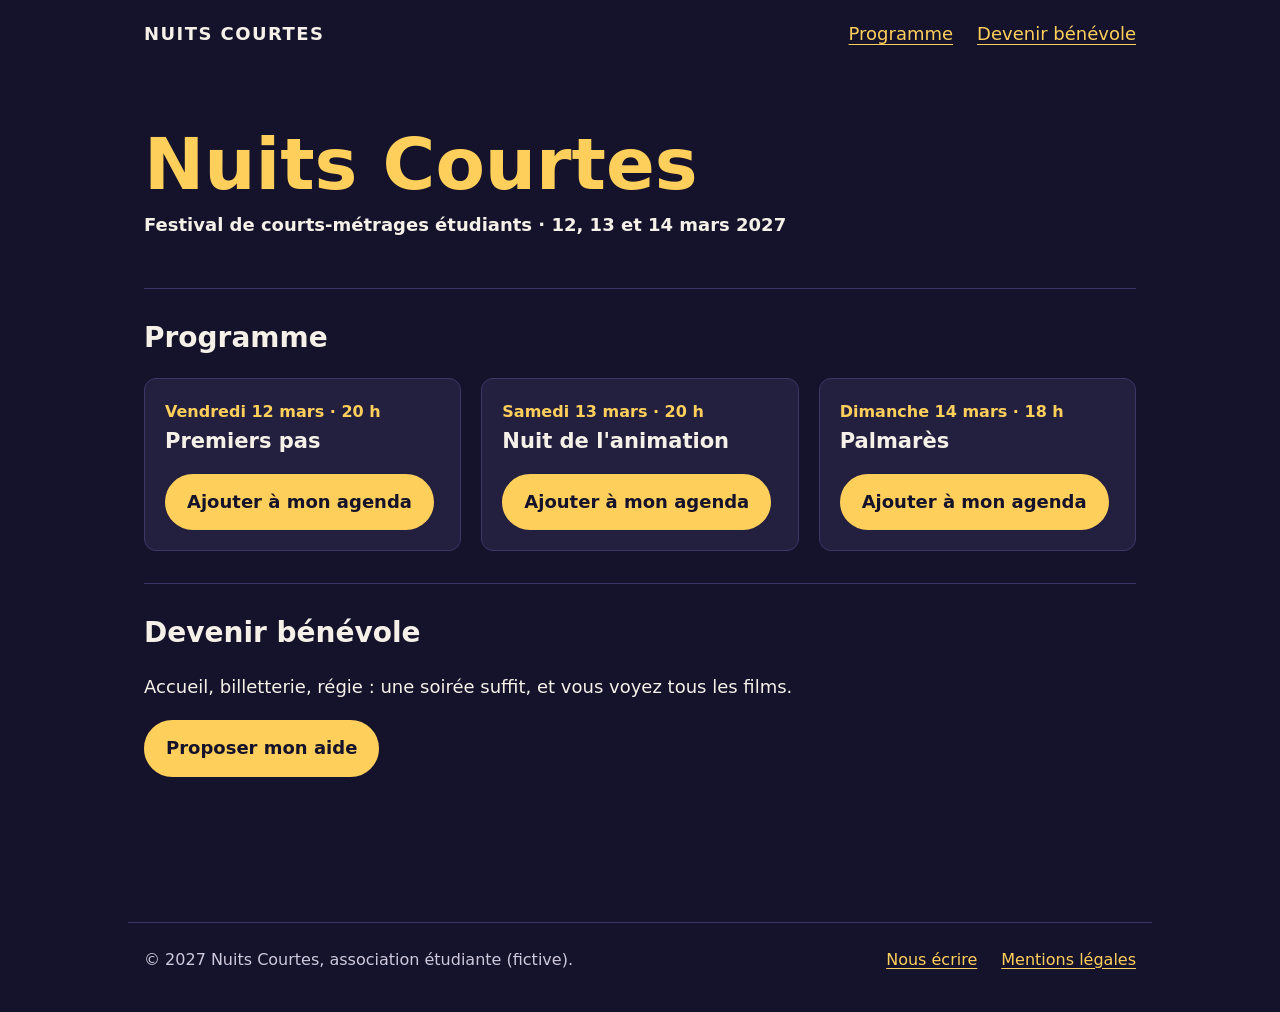
<file: tp-dialog/index.html>
<!doctype html>
<html lang="fr">
  <head>
    <meta charset="UTF-8" />
    <meta name="viewport" content="width=device-width, initial-scale=1.0" />
    <title>TP Modale - Nuits Courtes</title>
    <link rel="stylesheet" href="style.css" />
  </head>
  <body>
    <header class="site-header">
      <p class="site-logo">Nuits Courtes</p>
      <nav aria-label="Navigation principale">
        <ul class="nav-list">
          <li><a href="#program">Programme</a></li>
          <li><a href="#volunteers">Devenir bénévole</a></li>
        </ul>
      </nav>
    </header>

    <main>
      <section class="hero">
        <h1>Nuits Courtes</h1>
        <p class="hero-dates">Festival de courts-métrages étudiants · 12, 13 et 14 mars 2027</p>
      </section>

      <section id="program" class="section">
        <h2>Programme</h2>
        <ul class="session-list">
          <li class="session-card">
            <p class="session-date">Vendredi 12 mars · 20 h</p>
            <h3>Premiers pas</h3>
            <button type="button" class="button">Ajouter à mon agenda</button>
          </li>
          <li class="session-card">
            <p class="session-date">Samedi 13 mars · 20 h</p>
            <h3>Nuit de l'animation</h3>
            <button type="button" class="button">Ajouter à mon agenda</button>
          </li>
          <li class="session-card">
            <p class="session-date">Dimanche 14 mars · 18 h</p>
            <h3>Palmarès</h3>
            <button type="button" class="button">Ajouter à mon agenda</button>
          </li>
        </ul>
      </section>

      <section id="volunteers" class="section">
        <h2>Devenir bénévole</h2>
        <p>Accueil, billetterie, régie : une soirée suffit, et vous voyez tous les films.</p>
        <button type="button" class="button" id="volunteer-button">Proposer mon aide</button>
        <p id="volunteer-status" class="status" role="status"></p>
      </section>
    </main>

    <footer class="site-footer">
      <p>© 2027 Nuits Courtes, association étudiante (fictive).</p>
      <ul class="footer-links">
        <li><a href="mailto:contact@nuits-courtes.example">Nous écrire</a></li>
        <li><button type="button" class="link-button" id="legal-button">Mentions légales</button></li>
      </ul>
    </footer>
  </body>
</html>
</file>
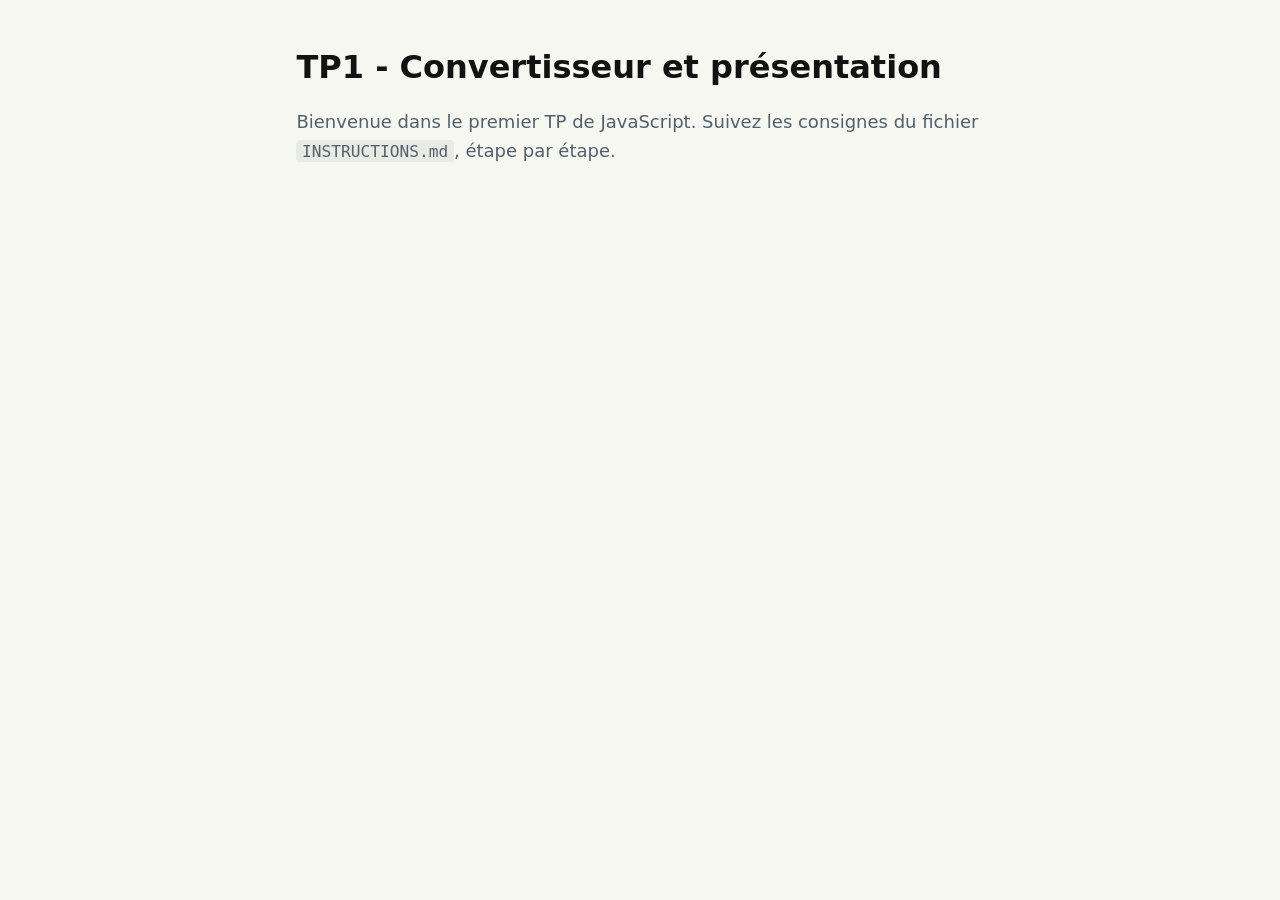
<file: tp1/index.html>
<!doctype html>
<html lang="fr">
  <head>
    <meta charset="UTF-8" />
    <meta name="viewport" content="width=device-width, initial-scale=1.0" />
    <title>TP1 - Convertisseur et présentation</title>
    <link rel="stylesheet" href="style.css" />
  </head>
  <body>
    <main>
      <h1>TP1 - Convertisseur et présentation</h1>
      <p>
        Bienvenue dans le premier TP de JavaScript. Suivez les consignes du fichier <code>INSTRUCTIONS.md</code>, étape
        par étape.
      </p>
    </main>
  </body>
</html>
</file>
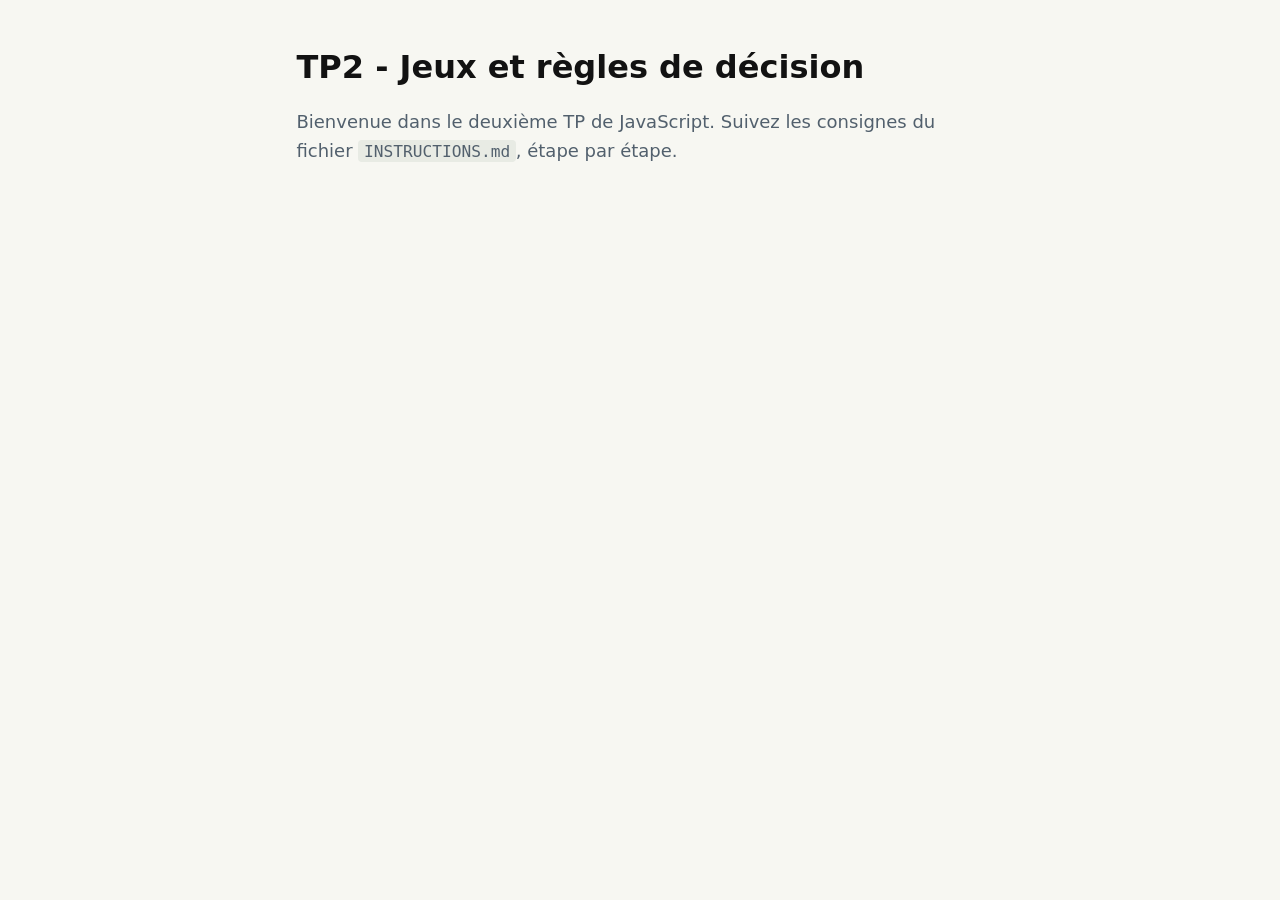
<file: tp2/index.html>
<!doctype html>
<html lang="fr">
  <head>
    <meta charset="UTF-8" />
    <meta name="viewport" content="width=device-width, initial-scale=1.0" />
    <title>TP2 - Jeux et règles de décision</title>
    <link rel="stylesheet" href="style.css" />
  </head>
  <body>
    <main>
      <h1>TP2 - Jeux et règles de décision</h1>
      <p>
        Bienvenue dans le deuxième TP de JavaScript. Suivez les consignes du fichier <code>INSTRUCTIONS.md</code>,
        étape par étape.
      </p>
    </main>
  </body>
</html>
</file>
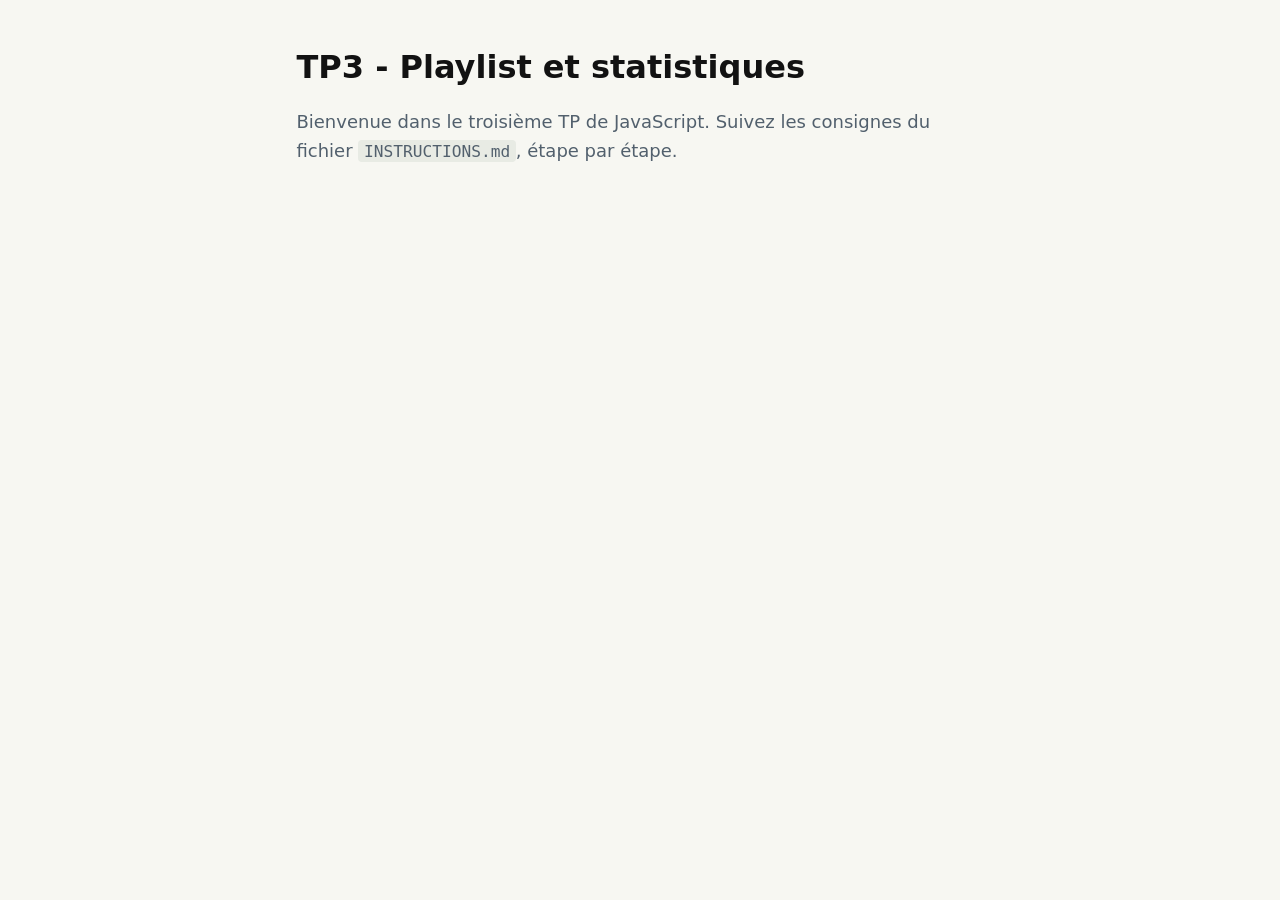
<file: tp3/index.html>
<!doctype html>
<html lang="fr">
  <head>
    <meta charset="UTF-8" />
    <meta name="viewport" content="width=device-width, initial-scale=1.0" />
    <title>TP3 - Playlist et statistiques</title>
    <link rel="stylesheet" href="style.css" />
  </head>
  <body>
    <main>
      <h1>TP3 - Playlist et statistiques</h1>
      <p>
        Bienvenue dans le troisième TP de JavaScript. Suivez les consignes du fichier <code>INSTRUCTIONS.md</code>,
        étape par étape.
      </p>
    </main>
  </body>
</html>
</file>
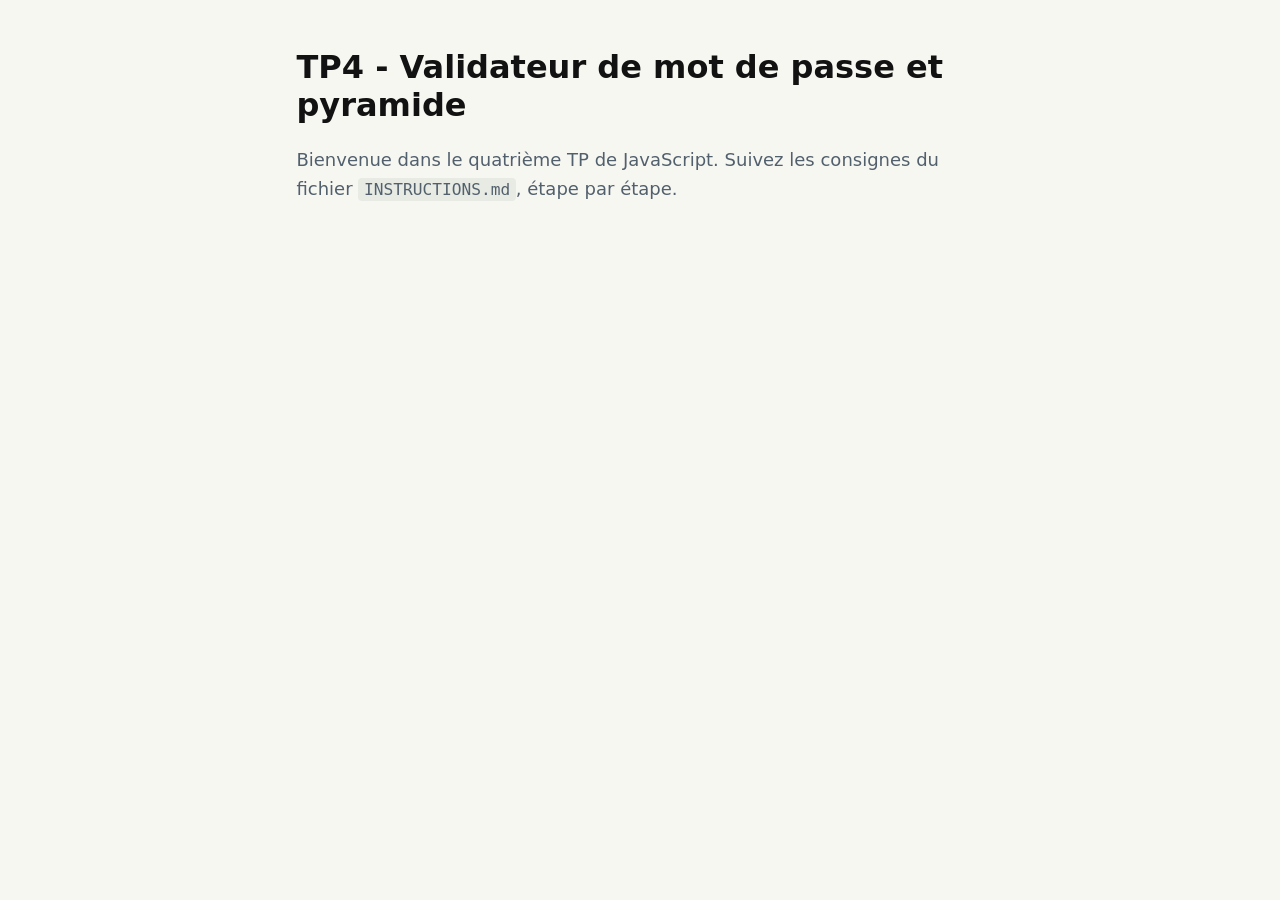
<file: tp4/index.html>
<!doctype html>
<html lang="fr">
  <head>
    <meta charset="UTF-8" />
    <meta name="viewport" content="width=device-width, initial-scale=1.0" />
    <title>TP4 - Validateur de mot de passe et pyramide</title>
    <link rel="stylesheet" href="style.css" />
  </head>
  <body>
    <main>
      <h1>TP4 - Validateur de mot de passe et pyramide</h1>
      <p>
        Bienvenue dans le quatrième TP de JavaScript. Suivez les consignes du fichier <code>INSTRUCTIONS.md</code>,
        étape par étape.
      </p>
    </main>
  </body>
</html>
</file>
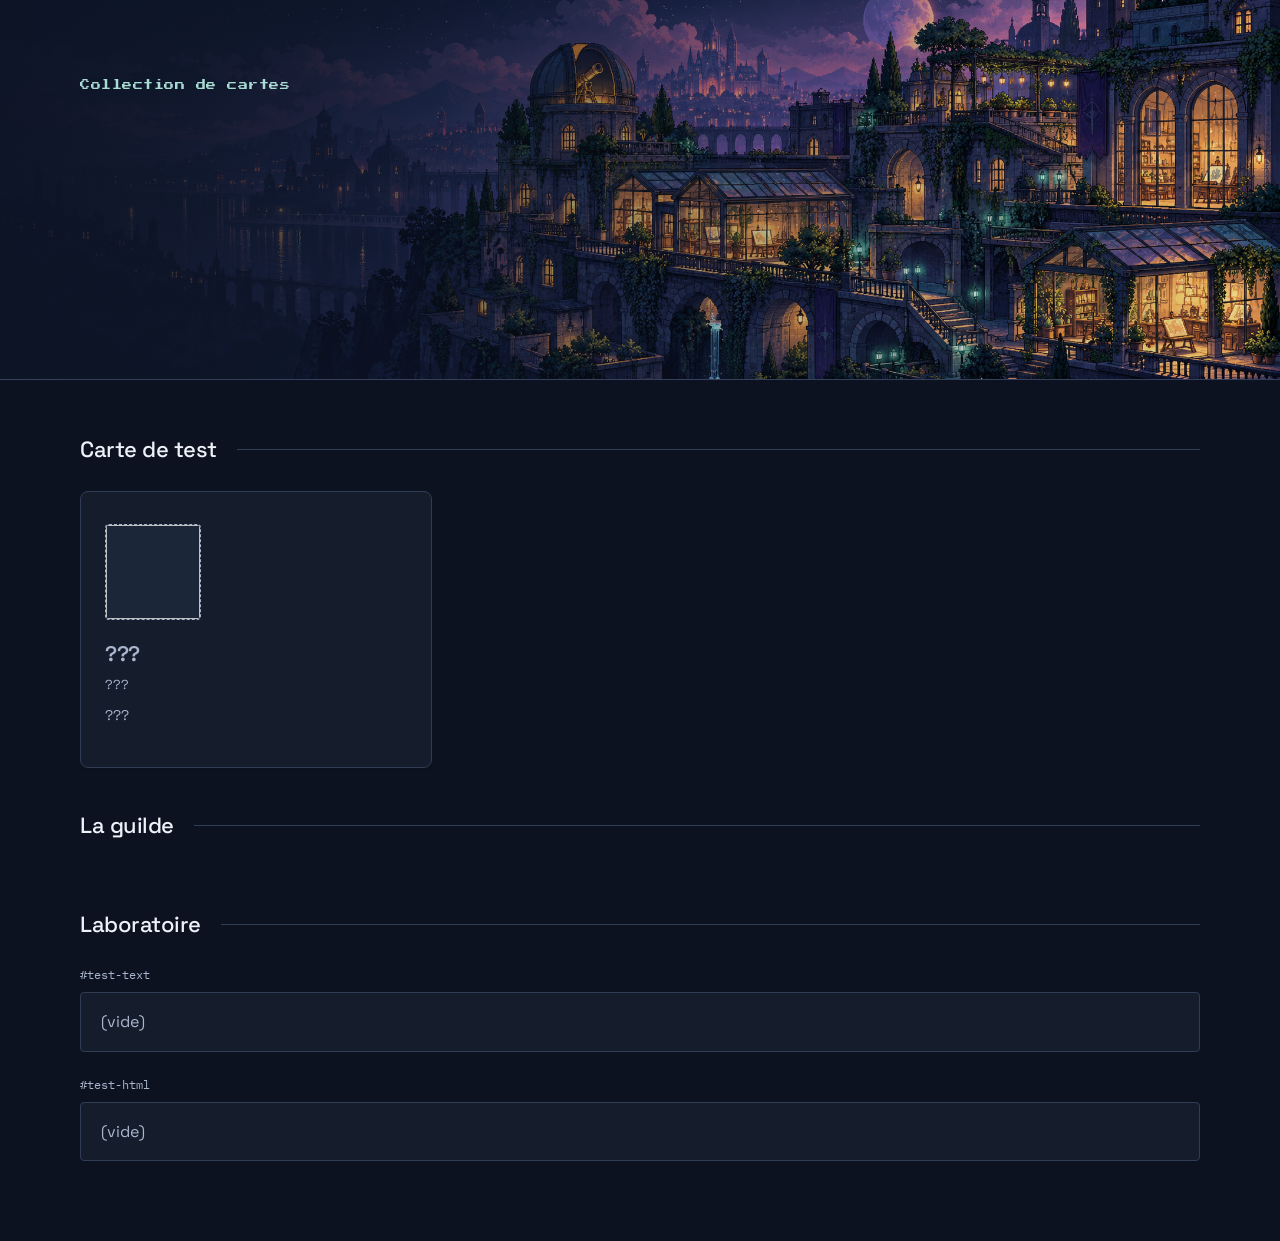
<file: tp5/index.html>
<!doctype html>
<html lang="fr">
  <head>
    <meta charset="UTF-8" />
    <meta name="viewport" content="width=device-width, initial-scale=1.0" />
    <title>TP5 - MMI Quest</title>
    <link rel="preconnect" href="https://fonts.googleapis.com" />
    <link rel="preconnect" href="https://fonts.gstatic.com" crossorigin />
    <link
      href="https://fonts.googleapis.com/css2?family=IBM+Plex+Mono:wght@400;500&family=Press+Start+2P&family=Space+Grotesk:wght@400;500;600;700&display=swap"
      rel="stylesheet"
    />
    <link rel="stylesheet" href="style.css" />
  </head>
  <body>
    <header class="header">
      <p class="header-kicker">Collection de cartes</p>
      <h1 id="guild-name"></h1>
      <p id="card-count"></p>
      <p id="guild-stats"></p>
      <p id="guild-message"></p>
    </header>

    <main>
      <section class="section">
        <h2 class="section-title">Carte de test</h2>
        <article class="card" id="test-card">
          <img class="card-avatar" id="test-avatar" alt="" />
          <h3 class="card-name" id="test-name"></h3>
          <p class="card-title" id="test-title"></p>
          <p class="card-quote" id="test-quote"></p>
        </article>
      </section>

      <section class="section">
        <h2 class="section-title">La guilde</h2>
        <div class="card-grid" id="card-grid"></div>
      </section>

      <section class="section">
        <h2 class="section-title">Laboratoire</h2>
        <p class="lab-label">#test-text</p>
        <p class="lab-box" id="test-text"></p>
        <p class="lab-label">#test-html</p>
        <p class="lab-box" id="test-html"></p>
      </section>
    </main>

    <script src="script.js"></script>
  </body>
</html>
</file>
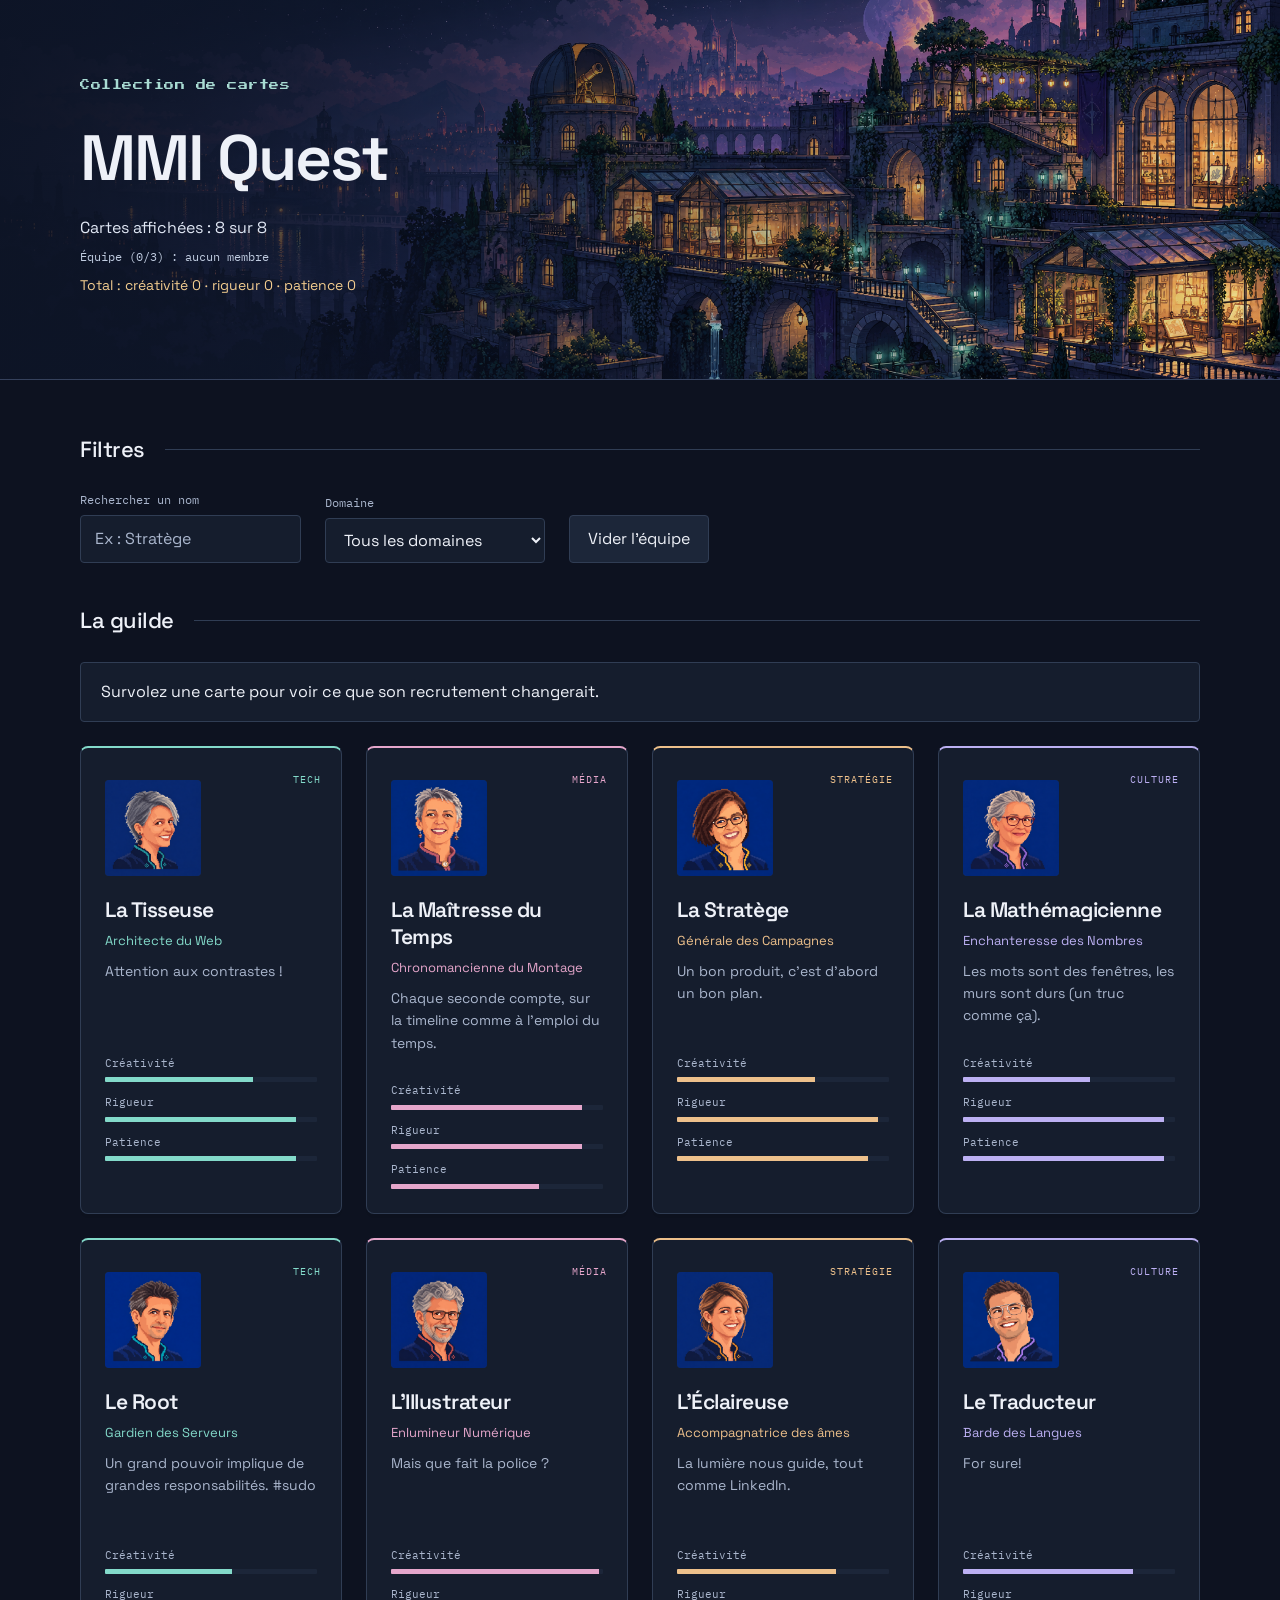
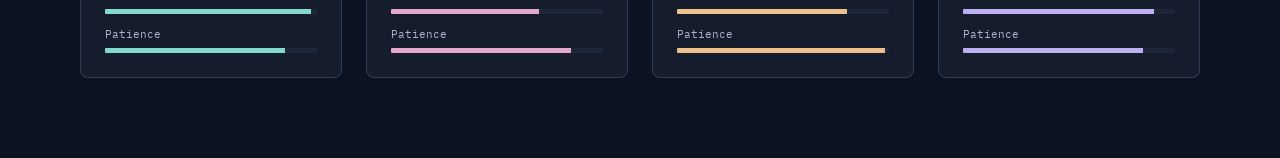
<file: tp6/index.html>
<!doctype html>
<html lang="fr">
  <head>
    <meta charset="UTF-8" />
    <meta name="viewport" content="width=device-width, initial-scale=1.0" />
    <title>TP6 - MMI Quest</title>
    <link rel="preconnect" href="https://fonts.googleapis.com" />
    <link rel="preconnect" href="https://fonts.gstatic.com" crossorigin />
    <link
      href="https://fonts.googleapis.com/css2?family=IBM+Plex+Mono:wght@400;500&family=Press+Start+2P&family=Space+Grotesk:wght@400;500;600;700&display=swap"
      rel="stylesheet"
    />
    <link rel="stylesheet" href="style.css" />
  </head>
  <body>
    <header class="header">
      <p class="header-kicker">Collection de cartes</p>
      <h1 id="guild-name">MMI Quest</h1>
      <p id="card-count">Cartes affichées : 8 sur 8</p>
      <p id="guild-stats">Équipe (0/3) : aucun membre</p>
      <p id="guild-message">Total : créativité 0 · rigueur 0 · patience 0</p>
    </header>

    <main>
      <section class="section">
        <h2 class="section-title">Filtres</h2>
        <div class="toolbar">
          <div class="field">
            <label class="field-label" for="search-input">Rechercher un nom</label>
            <input id="search-input" type="text" placeholder="Ex : Stratège" autocomplete="off" />
          </div>
          <div class="field">
            <label class="field-label" for="domain-filter">Domaine</label>
            <select id="domain-filter">
              <option value="all">Tous les domaines</option>
              <option value="tech">Tech</option>
              <option value="media">Média</option>
              <option value="strategy">Stratégie</option>
              <option value="culture">Culture</option>
            </select>
          </div>
          <button id="clear-button" type="button">Vider l'équipe</button>
        </div>
      </section>

      <section class="section">
        <h2 class="section-title">La guilde</h2>
        <p class="lab-box" id="hover-panel">Survolez une carte pour voir ce que son recrutement changerait.</p>
        <div class="card-grid" id="card-grid">
            <article class="card tech" data-creativity="70" data-rigor="90" data-patience="90">
              <img class="card-avatar" src="avatars/tisseuse.svg" alt="" />
              <h3 class="card-name">La Tisseuse</h3>
              <p class="card-title">Architecte du Web</p>
              <p class="card-quote">Attention aux contrastes !</p>
              <div class="stat">
                <span class="stat-label">Créativité</span>
                <div class="stat-bar"><div class="stat-fill" style="width: 70%"></div></div>
              </div>
              <div class="stat">
                <span class="stat-label">Rigueur</span>
                <div class="stat-bar"><div class="stat-fill" style="width: 90%"></div></div>
              </div>
              <div class="stat">
                <span class="stat-label">Patience</span>
                <div class="stat-bar"><div class="stat-fill" style="width: 90%"></div></div>
              </div>
            </article>
            <article class="card media" data-creativity="90" data-rigor="90" data-patience="70">
              <img class="card-avatar" src="avatars/maitresse-du-temps.svg" alt="" />
              <h3 class="card-name">La Maîtresse du Temps</h3>
              <p class="card-title">Chronomancienne du Montage</p>
              <p class="card-quote">Chaque seconde compte, sur la timeline comme à l&#39;emploi du temps.</p>
              <div class="stat">
                <span class="stat-label">Créativité</span>
                <div class="stat-bar"><div class="stat-fill" style="width: 90%"></div></div>
              </div>
              <div class="stat">
                <span class="stat-label">Rigueur</span>
                <div class="stat-bar"><div class="stat-fill" style="width: 90%"></div></div>
              </div>
              <div class="stat">
                <span class="stat-label">Patience</span>
                <div class="stat-bar"><div class="stat-fill" style="width: 70%"></div></div>
              </div>
            </article>
            <article class="card strategy" data-creativity="65" data-rigor="95" data-patience="90">
              <img class="card-avatar" src="avatars/stratege.svg" alt="" />
              <h3 class="card-name">La Stratège</h3>
              <p class="card-title">Générale des Campagnes</p>
              <p class="card-quote">Un bon produit, c&#39;est d&#39;abord un bon plan.</p>
              <div class="stat">
                <span class="stat-label">Créativité</span>
                <div class="stat-bar"><div class="stat-fill" style="width: 65%"></div></div>
              </div>
              <div class="stat">
                <span class="stat-label">Rigueur</span>
                <div class="stat-bar"><div class="stat-fill" style="width: 95%"></div></div>
              </div>
              <div class="stat">
                <span class="stat-label">Patience</span>
                <div class="stat-bar"><div class="stat-fill" style="width: 90%"></div></div>
              </div>
            </article>
            <article class="card culture" data-creativity="60" data-rigor="95" data-patience="95">
              <img class="card-avatar" src="avatars/mathemagicienne.svg" alt="" />
              <h3 class="card-name">La Mathémagicienne</h3>
              <p class="card-title">Enchanteresse des Nombres</p>
              <p class="card-quote">Les mots sont des fenêtres, les murs sont durs (un truc comme ça).</p>
              <div class="stat">
                <span class="stat-label">Créativité</span>
                <div class="stat-bar"><div class="stat-fill" style="width: 60%"></div></div>
              </div>
              <div class="stat">
                <span class="stat-label">Rigueur</span>
                <div class="stat-bar"><div class="stat-fill" style="width: 95%"></div></div>
              </div>
              <div class="stat">
                <span class="stat-label">Patience</span>
                <div class="stat-bar"><div class="stat-fill" style="width: 95%"></div></div>
              </div>
            </article>
            <article class="card tech" data-creativity="60" data-rigor="97" data-patience="85">
              <img class="card-avatar" src="avatars/root.svg" alt="" />
              <h3 class="card-name">Le Root</h3>
              <p class="card-title">Gardien des Serveurs</p>
              <p class="card-quote">Un grand pouvoir implique de grandes responsabilités. #sudo</p>
              <div class="stat">
                <span class="stat-label">Créativité</span>
                <div class="stat-bar"><div class="stat-fill" style="width: 60%"></div></div>
              </div>
              <div class="stat">
                <span class="stat-label">Rigueur</span>
                <div class="stat-bar"><div class="stat-fill" style="width: 97%"></div></div>
              </div>
              <div class="stat">
                <span class="stat-label">Patience</span>
                <div class="stat-bar"><div class="stat-fill" style="width: 85%"></div></div>
              </div>
            </article>
            <article class="card media" data-creativity="98" data-rigor="70" data-patience="85">
              <img class="card-avatar" src="avatars/illustrateur.svg" alt="" />
              <h3 class="card-name">L&#39;Illustrateur</h3>
              <p class="card-title">Enlumineur Numérique</p>
              <p class="card-quote">Mais que fait la police ?</p>
              <div class="stat">
                <span class="stat-label">Créativité</span>
                <div class="stat-bar"><div class="stat-fill" style="width: 98%"></div></div>
              </div>
              <div class="stat">
                <span class="stat-label">Rigueur</span>
                <div class="stat-bar"><div class="stat-fill" style="width: 70%"></div></div>
              </div>
              <div class="stat">
                <span class="stat-label">Patience</span>
                <div class="stat-bar"><div class="stat-fill" style="width: 85%"></div></div>
              </div>
            </article>
            <article class="card strategy" data-creativity="75" data-rigor="80" data-patience="98">
              <img class="card-avatar" src="avatars/eclaireuse.svg" alt="" />
              <h3 class="card-name">L&#39;Éclaireuse</h3>
              <p class="card-title">Accompagnatrice des âmes</p>
              <p class="card-quote">La lumière nous guide, tout comme LinkedIn.</p>
              <div class="stat">
                <span class="stat-label">Créativité</span>
                <div class="stat-bar"><div class="stat-fill" style="width: 75%"></div></div>
              </div>
              <div class="stat">
                <span class="stat-label">Rigueur</span>
                <div class="stat-bar"><div class="stat-fill" style="width: 80%"></div></div>
              </div>
              <div class="stat">
                <span class="stat-label">Patience</span>
                <div class="stat-bar"><div class="stat-fill" style="width: 98%"></div></div>
              </div>
            </article>
            <article class="card culture" data-creativity="80" data-rigor="90" data-patience="85">
              <img class="card-avatar" src="avatars/traducteur.svg" alt="" />
              <h3 class="card-name">Le Traducteur</h3>
              <p class="card-title">Barde des Langues</p>
              <p class="card-quote">For sure!</p>
              <div class="stat">
                <span class="stat-label">Créativité</span>
                <div class="stat-bar"><div class="stat-fill" style="width: 80%"></div></div>
              </div>
              <div class="stat">
                <span class="stat-label">Rigueur</span>
                <div class="stat-bar"><div class="stat-fill" style="width: 90%"></div></div>
              </div>
              <div class="stat">
                <span class="stat-label">Patience</span>
                <div class="stat-bar"><div class="stat-fill" style="width: 85%"></div></div>
              </div>
            </article>
        </div>
      </section>
    </main>

    <script src="script.js"></script>
  </body>
</html>
</file>
<file: tp-dialog/style.css>
/* TP Modale – Nuits Courtes
   Provided stylesheet. The dialog styles at the end are ready for the <dialog> you write at step 1. */

/* ---------------------------------------------------------------------------
   Base
   --------------------------------------------------------------------------- */
*,
*::before,
*::after {
  box-sizing: border-box;
}

body {
  margin: 0;
  background: #15132b;
  color: #f5f1e8;
  font-family: system-ui, -apple-system, 'Segoe UI', Roboto, sans-serif;
  font-size: 1.125rem;
  line-height: 1.6;
}

h1,
h2,
h3 {
  line-height: 1.2;
}

a {
  color: #ffcf5c;
  text-underline-offset: 0.2em;
}

a:hover {
  text-decoration-thickness: 2px;
}

a:focus-visible {
  outline: 3px solid #ffcf5c;
  outline-offset: 3px;
  border-radius: 2px;
}

button {
  font: inherit;
  cursor: pointer;
  outline: none;
}

/* ---------------------------------------------------------------------------
   Header
   --------------------------------------------------------------------------- */
.site-header {
  display: flex;
  flex-wrap: wrap;
  align-items: center;
  justify-content: space-between;
  gap: 1rem;
  max-width: 64rem;
  margin: 0 auto;
  padding: 1.25rem 1rem;
}

.site-logo {
  margin: 0;
  font-weight: 800;
  letter-spacing: 0.08em;
  text-transform: uppercase;
}

.nav-list {
  display: flex;
  flex-wrap: wrap;
  gap: 0.5rem 1.5rem;
  margin: 0;
  padding: 0;
  list-style: none;
}

/* ---------------------------------------------------------------------------
   Main content
   --------------------------------------------------------------------------- */
main {
  max-width: 64rem;
  margin: 0 auto;
  padding: 0 1rem 3rem;
}

.hero {
  padding: 3rem 0 2rem;
}

.hero h1 {
  margin: 0.25rem 0;
  font-size: clamp(2.5rem, 8vw, 4.5rem);
  color: #ffcf5c;
}

.hero-dates {
  margin: 0 0 1rem;
  font-weight: 700;
}

.section {
  padding: 2rem 0;
  border-top: 1px solid #3b3766;
}

.section h2 {
  margin-top: 0;
  font-size: 1.75rem;
}

.session-list {
  display: grid;
  grid-template-columns: repeat(auto-fit, minmax(16rem, 1fr));
  gap: 1.25rem;
  margin: 0;
  padding: 0;
  list-style: none;
}

.session-card {
  display: flex;
  flex-direction: column;
  align-items: flex-start;
  padding: 1.25rem;
  border: 1px solid #3b3766;
  border-radius: 12px;
  background: #221f3f;
}

.session-card h3 {
  margin: 0 0 1.25rem;
}

.session-card .button {
  margin-top: auto;
}

.session-date {
  margin: 0 0 0.25rem;
  color: #ffcf5c;
  font-weight: 700;
  font-size: 1rem;
}

.status {
  min-height: 1.6em;
  color: #ffcf5c;
  font-weight: 700;
}

/* ---------------------------------------------------------------------------
   Buttons
   --------------------------------------------------------------------------- */
.button {
  padding: 0.75rem 1.25rem;
  border: 2px solid #ffcf5c;
  border-radius: 999px;
  background: #ffcf5c;
  color: #15132b;
  font-weight: 700;
}

.button:hover {
  border-color: #ffe08f;
  background: #ffe08f;
}

/* A button that looks like a link (footer). */
.link-button {
  padding: 0;
  border: 0;
  background: none;
  color: #ffcf5c;
  text-decoration: underline;
  text-underline-offset: 0.2em;
}

.link-button:hover {
  text-decoration-thickness: 2px;
}

/* ---------------------------------------------------------------------------
   Footer
   --------------------------------------------------------------------------- */
.site-footer {
  display: flex;
  flex-wrap: wrap;
  align-items: center;
  justify-content: space-between;
  gap: 1rem;
  max-width: 64rem;
  margin: 0 auto;
  padding: 1.5rem 1rem 2.5rem;
  border-top: 1px solid #3b3766;
  color: #cfc9de;
  font-size: 1rem;
}

.site-footer p {
  margin: 0;
}

.footer-links {
  display: flex;
  flex-wrap: wrap;
  gap: 0.5rem 1.5rem;
  margin: 0;
  padding: 0;
  list-style: none;
}

/* ---------------------------------------------------------------------------
   Dialog
   Expected structure: dialog.dialog > .dialog-header (h2 + .dialog-close) + .dialog-body
   --------------------------------------------------------------------------- */
.dialog {
  width: min(42rem, calc(100% - 2rem));
  max-height: calc(100% - 4rem);
  padding: 0; /* no padding on the dialog itself: the inner blocks have it */
  overflow-y: auto;
  border: 0;
  border-radius: 12px;
  background: #fffdf7;
  color: #1d1a33;
  box-shadow: 0 1.5rem 4rem rgb(0 0 0 / 0.5);
}

/* Inside the dialog, the background is light: links and focus outline need darker colors. */
.dialog a {
  color: #4a2fb8;
}

.dialog :focus-visible {
  outline-color: #5b3fd1;
}

.dialog::backdrop {
  background: rgb(10 8 28 / 0.8);
  backdrop-filter: blur(3px);
}

.dialog-header {
  position: sticky;
  top: 0;
  display: flex;
  align-items: center;
  justify-content: space-between;
  gap: 1rem;
  padding: 1rem 1.5rem;
  border-bottom: 1px solid #e4dfd2;
  background: #fffdf7;
}

.dialog-header h2 {
  margin: 0;
  font-size: 1.5rem;
}

.dialog-close {
  flex-shrink: 0;
  width: 2.75rem;
  height: 2.75rem;
  border: 2px solid #1d1a33;
  border-radius: 50%;
  background: transparent;
  color: #1d1a33;
  font-size: 1.5rem;
  line-height: 1;
}

.dialog-close:hover {
  background: #f1ecdf;
}

.dialog-body {
  padding: 1.5rem;
}

.dialog-body h3 {
  margin: 1.5rem 0 0.25rem;
  font-size: 1.125rem;
}

.dialog-body h3:first-child {
  margin-top: 0;
}

.dialog-body p {
  margin: 0 0 0.75rem;
}

/* Small dialog with action buttons (step 8). */
.dialog-small {
  width: min(28rem, calc(100% - 2rem));
}

.dialog-small h2 {
  margin: 0 0 0.75rem;
  font-size: 1.5rem;
}

.dialog-actions {
  display: flex;
  flex-wrap: wrap;
  justify-content: flex-end;
  gap: 0.75rem;
  margin-top: 1.5rem;
}

.button-secondary {
  border-color: #1d1a33;
  background: transparent;
  color: #1d1a33;
}

.button-secondary:hover {
  border-color: #1d1a33;
  background: #f1ecdf;
}
</file>
<file: tp1/style.css>
:root {
  --color-text: #121212;
  --color-muted: #52606d;
  --color-background: #f7f7f2;
  --color-code-background: #e8ebe4;
}

* {
  box-sizing: border-box;
}

body {
  margin: 0;
  padding: 3rem 1rem;
  font-family:
    system-ui,
    -apple-system,
    'Segoe UI',
    Roboto,
    sans-serif;
  font-size: 1.125rem;
  line-height: 1.6;
  color: var(--color-text);
  background-color: var(--color-background);
}

main {
  max-width: 60ch;
  margin: 0 auto;
}

h1 {
  margin-top: 0;
  font-size: 2rem;
  line-height: 1.2;
  color: var(--color-text);
}

p {
  color: var(--color-muted);
}

code {
  padding: 0.1em 0.35em;
  font-family: ui-monospace, Menlo, Consolas, monospace;
  font-size: 0.9em;
  background-color: var(--color-code-background);
  border-radius: 4px;
}
</file>
<file: tp2/style.css>
:root {
  --color-text: #121212;
  --color-muted: #52606d;
  --color-background: #f7f7f2;
  --color-code-background: #e8ebe4;
}

* {
  box-sizing: border-box;
}

body {
  margin: 0;
  padding: 3rem 1rem;
  font-family:
    system-ui,
    -apple-system,
    'Segoe UI',
    Roboto,
    sans-serif;
  font-size: 1.125rem;
  line-height: 1.6;
  color: var(--color-text);
  background-color: var(--color-background);
}

main {
  max-width: 60ch;
  margin: 0 auto;
}

h1 {
  margin-top: 0;
  font-size: 2rem;
  line-height: 1.2;
  color: var(--color-text);
}

p {
  color: var(--color-muted);
}

code {
  padding: 0.1em 0.35em;
  font-family: ui-monospace, Menlo, Consolas, monospace;
  font-size: 0.9em;
  background-color: var(--color-code-background);
  border-radius: 4px;
}
</file>
<file: tp3/style.css>
:root {
  --color-text: #121212;
  --color-muted: #52606d;
  --color-background: #f7f7f2;
  --color-code-background: #e8ebe4;
}

* {
  box-sizing: border-box;
}

body {
  margin: 0;
  padding: 3rem 1rem;
  font-family:
    system-ui,
    -apple-system,
    'Segoe UI',
    Roboto,
    sans-serif;
  font-size: 1.125rem;
  line-height: 1.6;
  color: var(--color-text);
  background-color: var(--color-background);
}

main {
  max-width: 60ch;
  margin: 0 auto;
}

h1 {
  margin-top: 0;
  font-size: 2rem;
  line-height: 1.2;
  color: var(--color-text);
}

p {
  color: var(--color-muted);
}

code {
  padding: 0.1em 0.35em;
  font-family: ui-monospace, Menlo, Consolas, monospace;
  font-size: 0.9em;
  background-color: var(--color-code-background);
  border-radius: 4px;
}
</file>
<file: tp4/style.css>
:root {
  --color-text: #121212;
  --color-muted: #52606d;
  --color-background: #f7f7f2;
  --color-code-background: #e8ebe4;
}

* {
  box-sizing: border-box;
}

body {
  margin: 0;
  padding: 3rem 1rem;
  font-family:
    system-ui,
    -apple-system,
    'Segoe UI',
    Roboto,
    sans-serif;
  font-size: 1.125rem;
  line-height: 1.6;
  color: var(--color-text);
  background-color: var(--color-background);
}

main {
  max-width: 60ch;
  margin: 0 auto;
}

h1 {
  margin-top: 0;
  font-size: 2rem;
  line-height: 1.2;
  color: var(--color-text);
}

p {
  color: var(--color-muted);
}

code {
  padding: 0.1em 0.35em;
  font-family: ui-monospace, Menlo, Consolas, monospace;
  font-size: 0.9em;
  background-color: var(--color-code-background);
  border-radius: 4px;
}
</file>
<file: tp5/style.css>
/* Provided presentation layer: students only edit script.js.
   Self-contained Pixel Studio theme bundled with this TP. */
@import url('pixel-studio/tokens.css');
@import url('pixel-studio/components.css');
@import url('pixel-studio/quest.css');
</file>
<file: tp6/style.css>
/* Provided presentation layer: students only edit script.js.
   Self-contained Pixel Studio theme bundled with this TP. */
@import url('pixel-studio/tokens.css');
@import url('pixel-studio/components.css');
@import url('pixel-studio/quest.css');
@import url('pixel-studio/controls.css');
</file>
